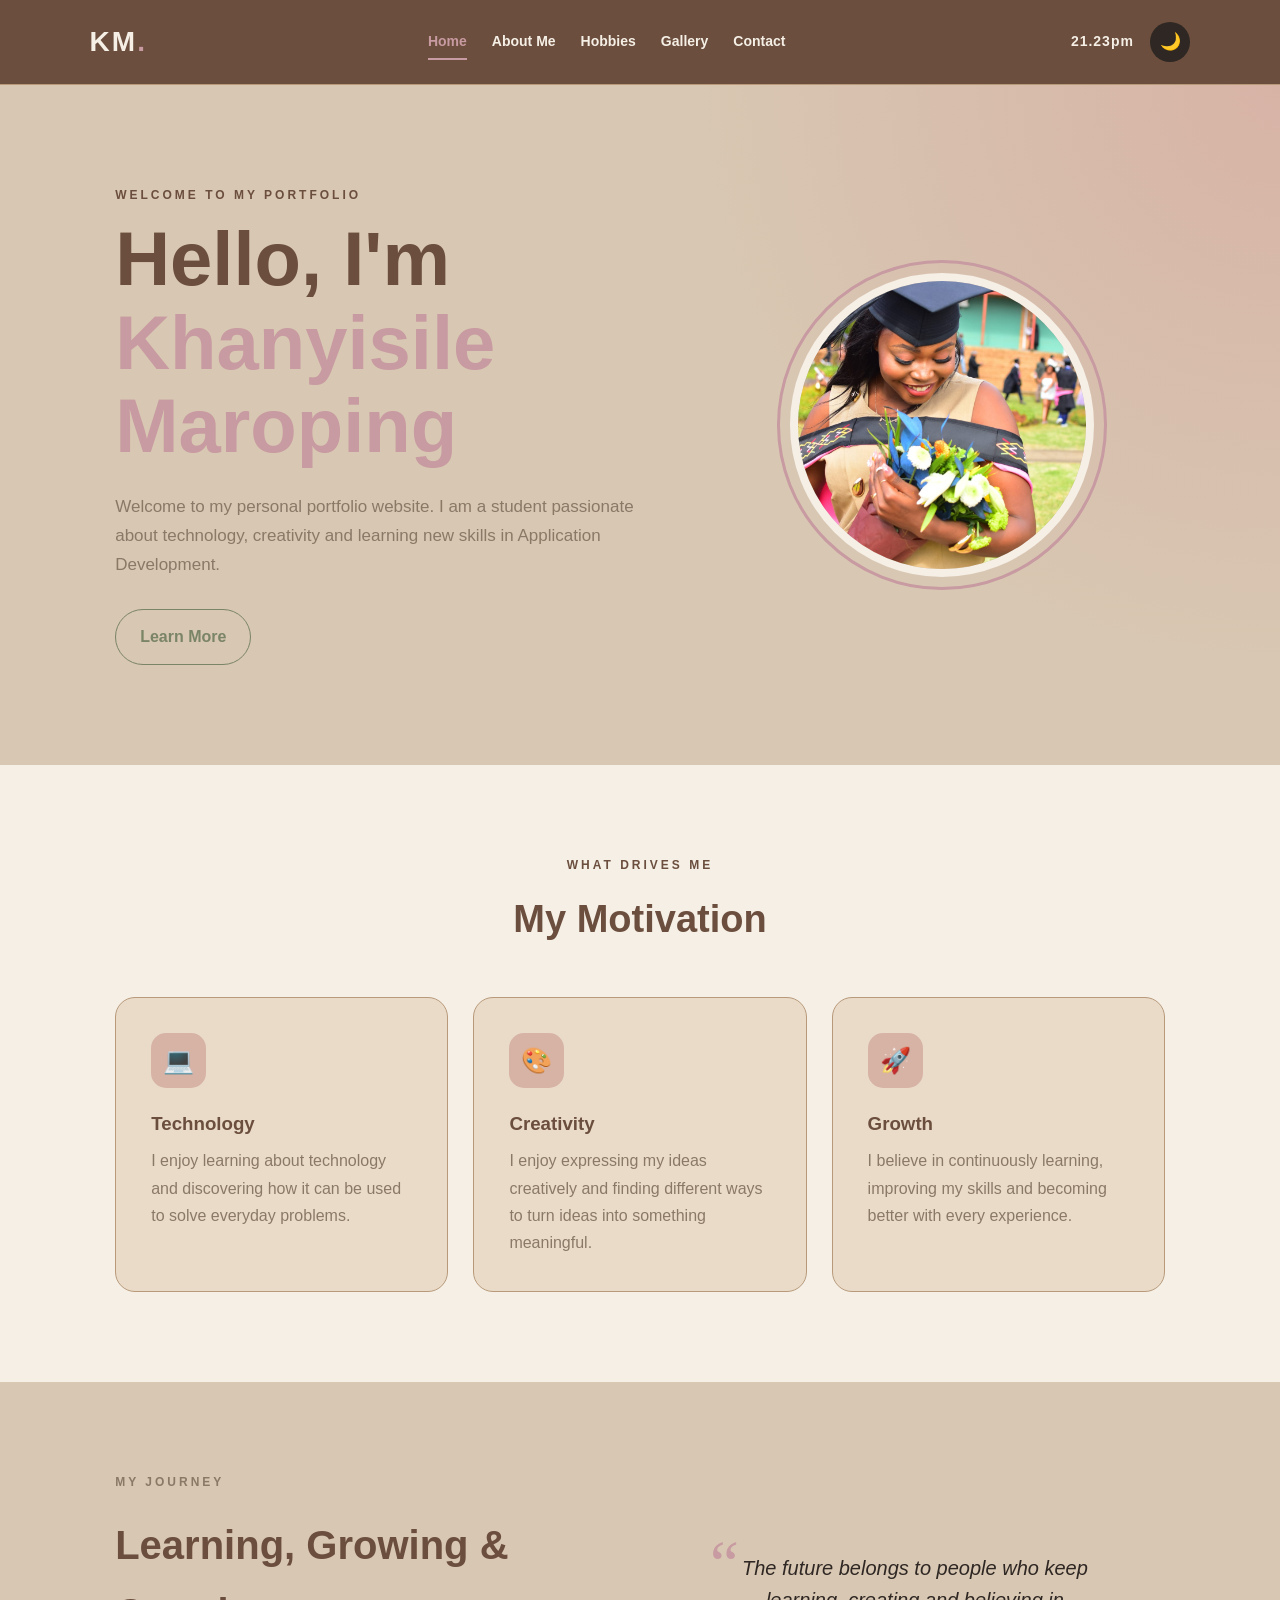
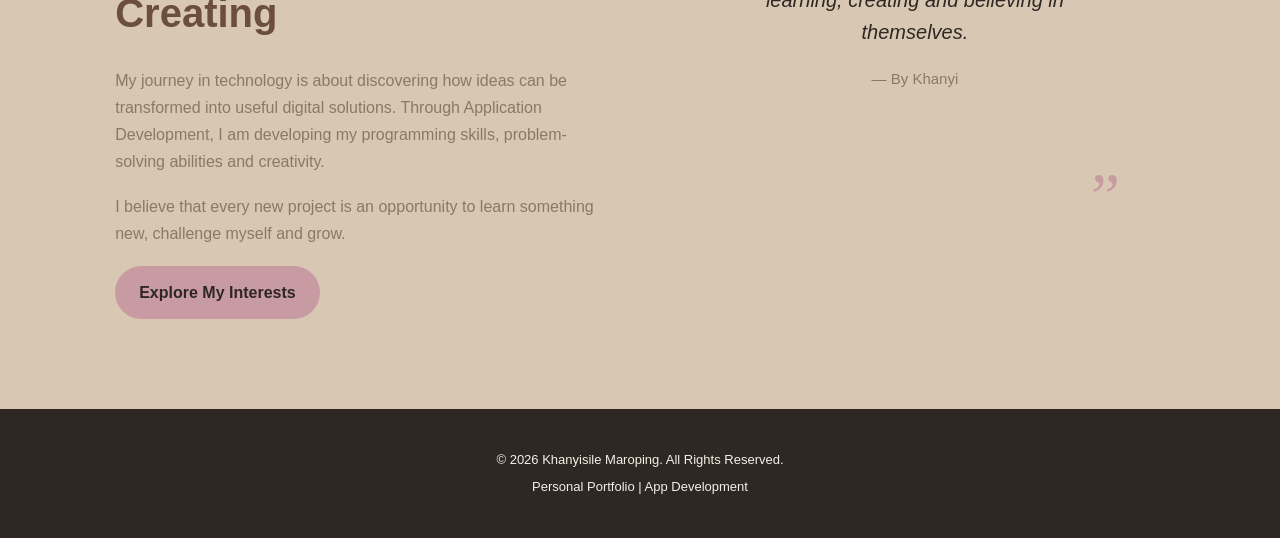
<file: index.html>
<!DOCTYPE html>
<html lang="en">
<head>
    <meta charset="UTF-8">
    <meta name="viewport" content="width=device-width, initial-scale=1.0">
    <title>Khanyisile Maroping | Home</title>
    <link rel="stylesheet" href="style.css">
</head>

<body>

<header class="navbar">
    <div class="logo">KM<span>.</span></div>

    <nav>
        <a href="index.html" class="active">Home</a>
        <a href="about.html">About Me</a>
        <a href="hobbies.html">Hobbies</a>
        <a href="gallery.html">Gallery</a>
        <a href="contact.html">Contact</a>
    </nav>

    <div class="nav-tools">
        <div class="nav-clock" aria-label="Current time">
            <span id="clock">00.00pm</span>
        </div>
        <button id="darkModeBtn" class="dark-btn" type="button">🌙</button>
    </div>
</header>

<main>

    <section class="hero">

        <div class="hero-text">
            <p class="small-title">WELCOME TO MY PORTFOLIO</p>

            <h1>Hello, I'm <span>Khanyisile Maroping</span></h1>

            <p class="intro">
                Welcome to my personal portfolio website. I am a student
                passionate about technology, creativity and learning new
                skills in Application Development.
            </p>

            

                <a href="about.html" class="secondary-btn">
                    Learn More
                </a>
            </div>

        </div>

        <div class="profile-container">
            <div class="profile-ring">
                <img src="images/profile.jpg.jpg"
                     alt="Profile picture of Khanyisile Maroping"
                     class="profile-image">
            </div>
        </div>

    </section>


    <section class="section">

        <div class="section-heading">
            <p class="small-title">WHAT DRIVES ME</p>
            <h2>My Motivation</h2>
        </div>

        <div class="cards">

            <div class="info-card">
                <div class="card-icon">💻</div>
                <h3>Technology</h3>
                <p>
                    I enjoy learning about technology and discovering how it
                    can be used to solve everyday problems.
                </p>
            </div>

            <div class="info-card">
                <div class="card-icon">🎨</div>
                <h3>Creativity</h3>
                <p>
                    I enjoy expressing my ideas creatively and finding
                    different ways to turn ideas into something meaningful.
                </p>
            </div>

            <div class="info-card">
                <div class="card-icon">🚀</div>
                <h3>Growth</h3>
                <p>
                    I believe in continuously learning, improving my skills
                    and becoming better with every experience.
                </p>
            </div>

        </div>

    </section>


    <section class="profile-section">

        <div>
            <p class="small-title">MY JOURNEY</p>
            <h2>Learning, Growing & Creating</h2>

            <p>
                My journey in technology is about discovering how ideas can
                be transformed into useful digital solutions. Through
                Application Development, I am developing my programming
                skills, problem-solving abilities and creativity.
            </p>

            <p>
                I believe that every new project is an opportunity to learn
                something new, challenge myself and grow.
            </p>

            <a href="hobbies.html" class="primary-btn">
                Explore My Interests
            </a>
        </div>

        <div class="quote">
            <span class="quote-mark opening">“</span>
            <p>
                The future belongs to people who keep learning,
                creating and believing in themselves.
            </p>
            <span class="quote-mark closing">”</span>
            <p class="quote-author">— By Khanyi</p>
        </div>

    </section>

</main>


<footer>
    <p>© 2026 Khanyisile Maroping. All Rights Reserved.</p>
    <p>Personal Portfolio | App Development</p>
</footer>

<script src="scripts.js"></script>
</body>
</html>
</file>
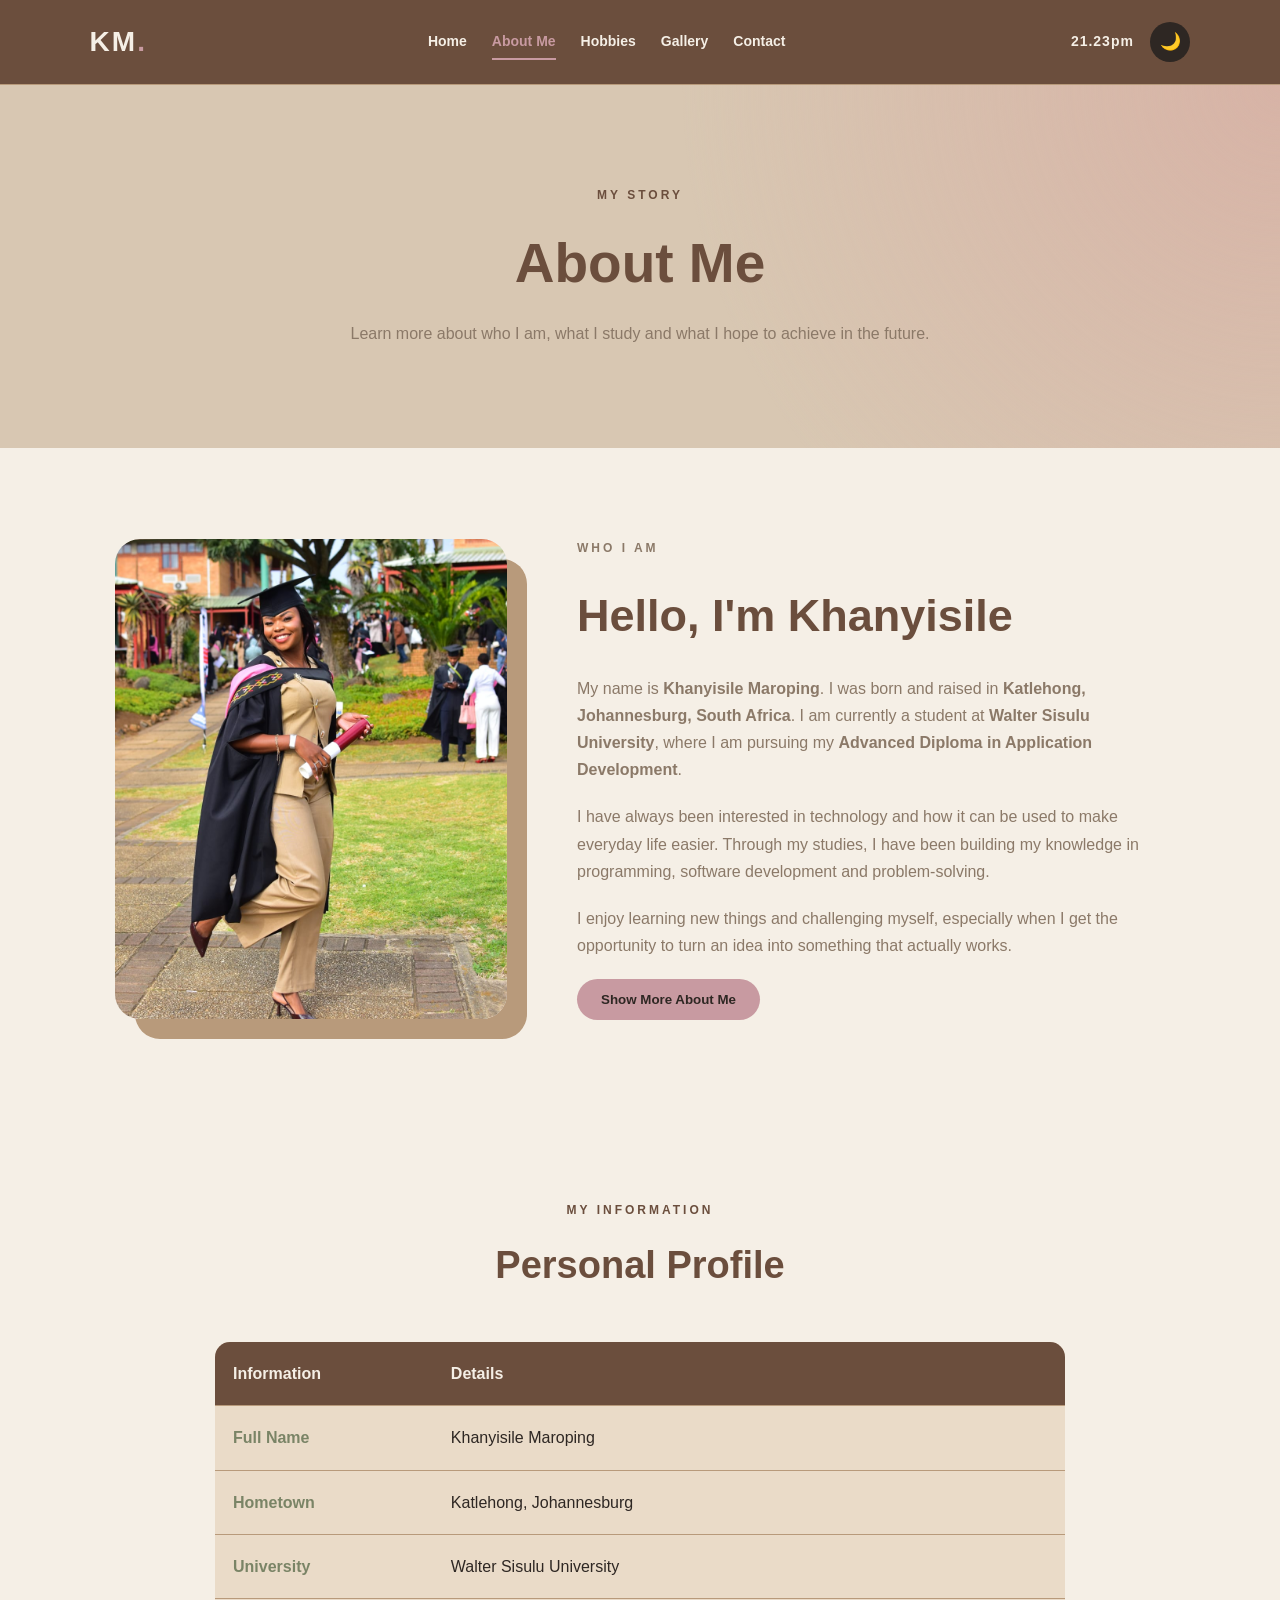
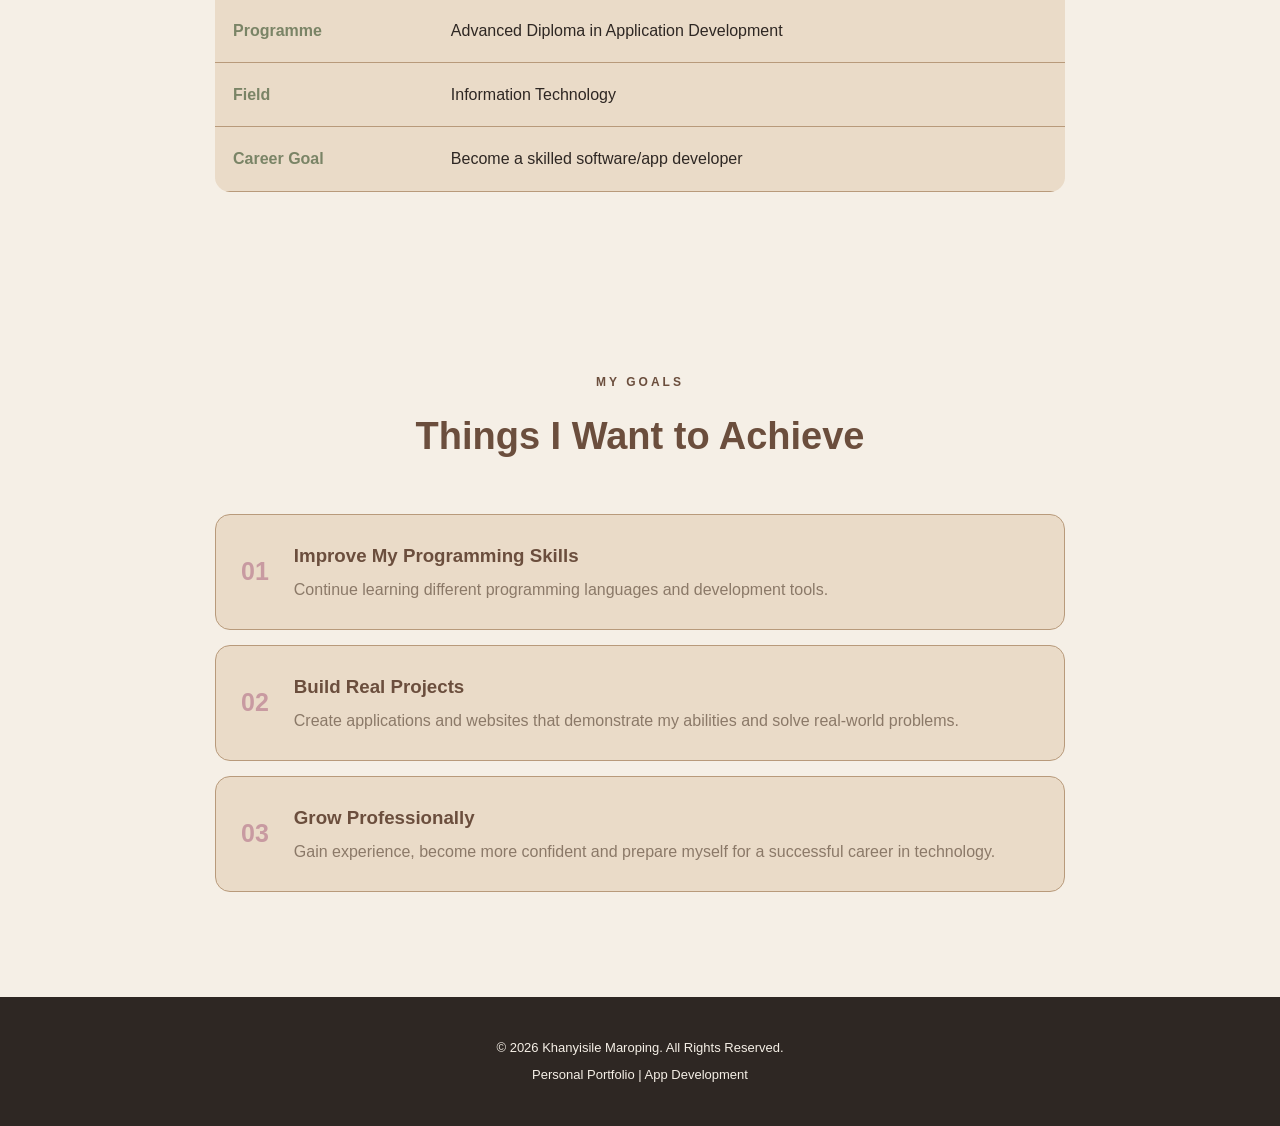
<file: about.html>
<!DOCTYPE html>

<html lang="en">

<head>
    <meta charset="UTF-8">
    <meta name="viewport" content="width=device-width, initial-scale=1.0">

<title>Khanyisile Maroping | About Me</title>

<link rel="stylesheet" href="style.css">

</head>

<body>

<header class="navbar">

<div class="logo">KM<span>.</span></div>

<nav>
    <a href="index.html">Home</a>
    <a href="about.html" class="active">About Me</a>
    <a href="hobbies.html">Hobbies</a>
    <a href="gallery.html">Gallery</a>
    <a href="contact.html">Contact</a>
</nav>

<div class="nav-tools">
    <div class="nav-clock" aria-label="Current time">
        <span id="clock">00.00pm</span>
    </div>
    <button type="button" id="darkModeBtn" class="dark-btn">🌙</button>
</div>

</header>

<main>

<!-- PAGE HEADER -->

<section class="page-header">

    <p class="small-title">MY STORY</p>

    <h1>About Me</h1>

    <p>
        Learn more about who I am, what I study and what I hope
        to achieve in the future.
    </p>

</section>


<!-- ABOUT ME -->

<section class="about-grid">

    <div class="about-image">

        <img src="images/photo1.jpg"
             alt="Khanyisile personal photograph">

    </div>


    <div class="about-content">

        <p class="small-title">WHO I AM</p>

        <h2>Hello, I'm Khanyisile</h2>

        <p>
            My name is <strong>Khanyisile Maroping</strong>. I was born
            and raised in <strong>Katlehong, Johannesburg, South Africa</strong>.
            I am currently a student at
            <strong>Walter Sisulu University</strong>, where I am pursuing
            my <strong>Advanced Diploma in Application Development</strong>.
        </p>

        <p>
            I have always been interested in technology and how it can
            be used to make everyday life easier. Through my studies,
            I have been building my knowledge in programming,
            software development and problem-solving.
        </p>

        <p>
            I enjoy learning new things and challenging myself,
            especially when I get the opportunity to turn an idea
            into something that actually works.
        </p>


        <!-- SHOW MORE BUTTON -->

        <button id="showMoreBtn"
                class="primary-btn"
                onclick="showMore()">
            Show More About Me
        </button>


        <!-- MORE INFORMATION -->

        <div id="moreInfo" class="hidden-info">

            <p>
                One of my goals is to continue improving my technical
                skills and gain more experience by working on
                real-world projects.
            </p>

            <p>
                I also want to become more confident, creative and
                independent as a developer. For me, being an independent
                developer means being able to take an idea, explore
                different ways of solving a problem, learn from my
                mistakes and work towards a solution on my own.
            </p>

            <p>
                I know that I still have a lot to learn, but I am
                excited about the journey ahead. I want to keep growing,
                gaining experience and becoming a developer who can
                use technology to create useful and meaningful solutions.
            </p>

        </div>

    </div>

</section>


<!-- PERSONAL PROFILE -->

<section class="section">

    <div class="section-heading">

        <p class="small-title">MY INFORMATION</p>

        <h2>Personal Profile</h2>

    </div>


    <div class="table-container">

        <table>

            <tr>
                <th>Information</th>
                <th>Details</th>
            </tr>

            <tr>
                <td>Full Name</td>
                <td>Khanyisile Maroping</td>
            </tr>

            <tr>
                <td>Hometown</td>
                <td>Katlehong, Johannesburg</td>
            </tr>

            <tr>
                <td>University</td>
                <td>Walter Sisulu University</td>
            </tr>

            <tr>
                <td>Programme</td>
                <td>Advanced Diploma in Application Development</td>
            </tr>

            <tr>
                <td>Field</td>
                <td>Information Technology</td>
            </tr>

            <tr>
                <td>Career Goal</td>
                <td>Become a skilled software/app developer</td>
            </tr>

        </table>

    </div>

</section>


<!-- MY GOALS -->

<section class="section">

    <div class="section-heading">

        <p class="small-title">MY GOALS</p>

        <h2>Things I Want to Achieve</h2>

    </div>


    <div class="goal-list">

        <div class="goal-item">

            <span>01</span>

            <div>

                <h3>Improve My Programming Skills</h3>

                <p>
                    Continue learning different programming languages
                    and development tools.
                </p>

            </div>

        </div>


        <div class="goal-item">

            <span>02</span>

            <div>

                <h3>Build Real Projects</h3>

                <p>
                    Create applications and websites that demonstrate
                    my abilities and solve real-world problems.
                </p>

            </div>

        </div>


        <div class="goal-item">

            <span>03</span>

            <div>

                <h3>Grow Professionally</h3>

                <p>
                    Gain experience, become more confident and prepare
                    myself for a successful career in technology.
                </p>

            </div>

        </div>

    </div>

</section>

</main>

<!-- FOOTER -->

<footer>

<p>© 2026 Khanyisile Maroping. All Rights Reserved.</p>

<p>Personal Portfolio | App Development</p>

</footer>

<script src="scripts.js"></script>

</body>
</html>
</file>
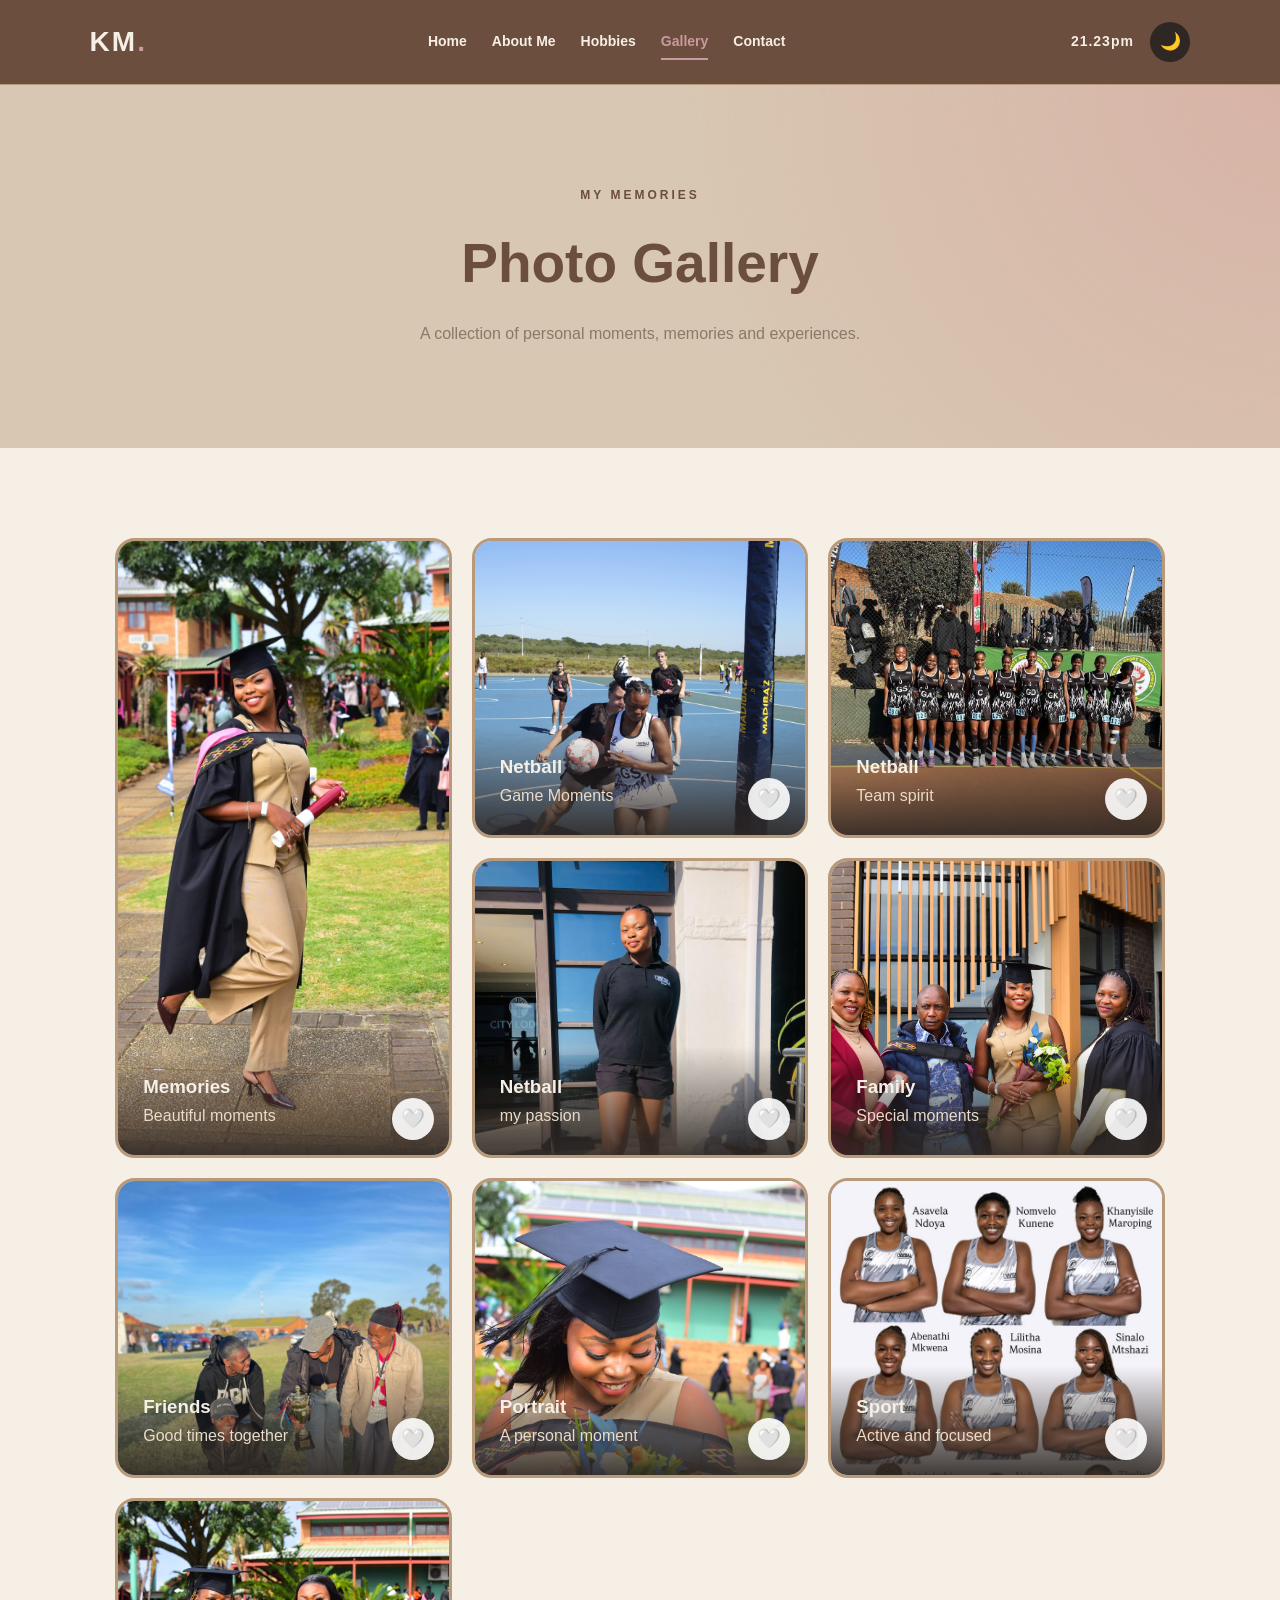
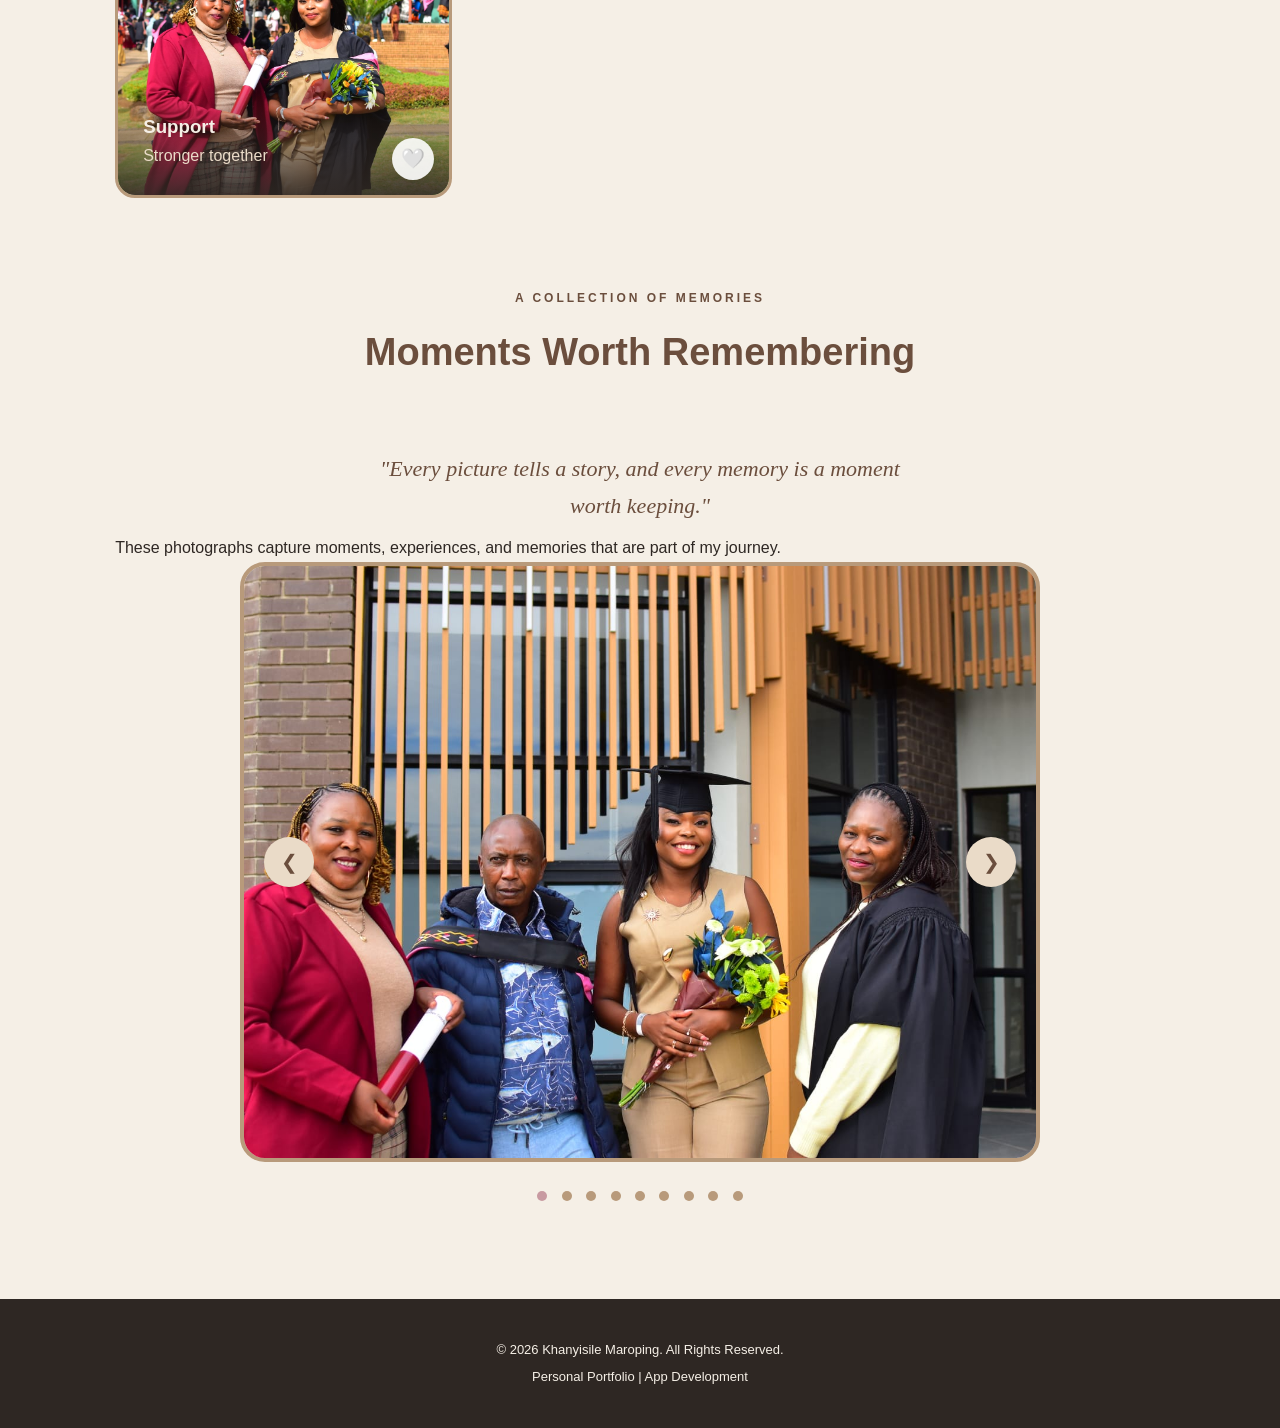
<file: gallery.html>
<!DOCTYPE html>
<html lang="en">

<head>

    <meta charset="UTF-8">

    <meta name="viewport"
          content="width=device-width, initial-scale=1.0">

    <title>Khanyisile Maroping | Gallery</title>

    <link rel="stylesheet" href="style.css">

</head>


<body>


<header class="navbar">

    <div class="logo">KM<span>.</span></div>

    <nav>

        <a href="index.html">Home</a>

        <a href="about.html">About Me</a>

        <a href="hobbies.html">Hobbies</a>

        <a href="gallery.html" class="active">Gallery</a>

        <a href="contact.html">Contact</a>

    </nav>

    <div class="nav-tools">
        <div class="nav-clock" aria-label="Current time">
            <span id="clock">00.00pm</span>
        </div>
        <button id="darkModeBtn" class="dark-btn" type="button">🌙</button>
    </div>

</header>


<main>


    <section class="page-header">

        <p class="small-title">MY MEMORIES</p>

        <h1>Photo Gallery</h1>

        <p>
            A collection of personal moments, memories and
            experiences.
        </p>

    </section>


    <section class="gallery">

        <div class="gallery-item">

            <button class="gallery-like" type="button" aria-label="Like photo">
                <span class="heart">🤍</span>
            </button>

            <img src="images/photo1.jpg"
                 alt="Personal photograph">

            <div class="gallery-overlay">
                <h3>Memories</h3>
                <p>Beautiful moments</p>
            </div>

        </div>


        <div class="gallery-item">

            <button class="gallery-like" type="button" aria-label="Like photo">
                <span class="heart">🤍</span>
            </button>

            <img src="images/netball1.JPG"
                 alt="Khanyisile playing netball">

            <div class="gallery-overlay">
                <h3>Netball</h3>
                <p>Game Moments </p>
            </div>

        </div>


        <div class="gallery-item">

            <button class="gallery-like" type="button" aria-label="Like photo">
                <span class="heart">🤍</span>
            </button>

            <img src="images/netball2.jpg"
                 alt="Khanyisile during a netball game">

            <div class="gallery-overlay">
                <h3>Netball</h3>
                <p>Team spirit</p>
            </div>

        </div>


        <div class="gallery-item">

            <button class="gallery-like" type="button" aria-label="Like photo">
                <span class="heart">🤍</span>
            </button>

            <img src="images/netball3.jpg"
                 alt="Khanyisile and her teammates">

            <div class="gallery-overlay">
                <h3>Netball</h3>
                <p>my passion</p>
            </div>

        </div>


        <div class="gallery-item">

            <button class="gallery-like" type="button" aria-label="Like photo">
                <span class="heart">🤍</span>
            </button>

            <img src="images/family.jpeg"
                 alt="Khanyisile with family">

            <div class="gallery-overlay">
                <h3>Family</h3>
                <p>Special moments</p>
            </div>

        </div>


        <div class="gallery-item">

            <button class="gallery-like" type="button" aria-label="Like photo">
                <span class="heart">🤍</span>
            </button>

            <img src="images/friends.jpg"
                 alt="Khanyisile with friends">

            <div class="gallery-overlay">
                <h3>Friends</h3>
                <p>Good times together</p>
            </div>

        </div>


        <div class="gallery-item">

            <button class="gallery-like" type="button" aria-label="Like photo">
                <span class="heart">🤍</span>
            </button>

            <img src="images/profile.jpg.jpg"
                 alt="Khanyisile profile photograph">

            <div class="gallery-overlay">
                <h3>Portrait</h3>
                <p>A personal moment</p>
            </div>

        </div>


        <div class="gallery-item">

            <button class="gallery-like" type="button" aria-label="Like photo">
                <span class="heart">🤍</span>
            </button>

            <img src="images/sport.jpeg"
                 alt="Khanyisile enjoying sport">

            <div class="gallery-overlay">
                <h3>Sport</h3>
                <p>Active and focused</p>
            </div>

        </div>


        <div class="gallery-item">

            <button class="gallery-like" type="button" aria-label="Like photo">
                <span class="heart">🤍</span>
            </button>

            <img src="images/support.jpeg"
                 alt="Support and team spirit">

            <div class="gallery-overlay">
                <h3>Support</h3>
                <p>Stronger together</p>
            </div>

        </div>


    </section>


    <section class="slideshow-section">

        <div class="section-heading">

            <p class="small-title">A COLLECTION OF MEMORIES</p>

            <h2>Moments Worth Remembering</h2>

        </div>

        <div class="gallery-quote">

            <p class="quote">
                "Every picture tells a story, and every memory
                is a moment worth keeping."
            </p>

            <p class="quote-text">
                These photographs capture moments, experiences,
                and memories that are part of my journey.
            </p>

        </div>

        <div class="slideshow" aria-label="Photo slideshow">

            <img id="slideImage"
                 src="images/family.jpeg"
                 alt="Gallery slideshow photo">

            <button class="slide-btn left"
                    type="button"
                    aria-label="Previous photo"
                    onclick="previousSlide()">&#10094;</button>

            <button class="slide-btn right"
                    type="button"
                    aria-label="Next photo"
                    onclick="nextSlide()">&#10095;</button>

        </div>

        <div class="slide-dots" aria-label="Choose slideshow photo">
            <button class="dot" type="button" data-slide="0" aria-label="Show photo 1"></button>
            <button class="dot" type="button" data-slide="1" aria-label="Show photo 2"></button>
            <button class="dot" type="button" data-slide="2" aria-label="Show photo 3"></button>
            <button class="dot" type="button" data-slide="3" aria-label="Show photo 4"></button>
            <button class="dot" type="button" data-slide="4" aria-label="Show photo 5"></button>
            <button class="dot" type="button" data-slide="5" aria-label="Show photo 6"></button>
            <button class="dot" type="button" data-slide="6" aria-label="Show photo 7"></button>
            <button class="dot" type="button" data-slide="7" aria-label="Show photo 8"></button>
            <button class="dot" type="button" data-slide="8" aria-label="Show photo 9"></button>
        </div>

    </section>


</main>


<footer>

    <p>© 2026 Khanyisile Maroping. All Rights Reserved.</p>

    <p>Personal Portfolio | App Development</p>

</footer>


<script src="scripts.js"></script>
</body>
</html>
</file>
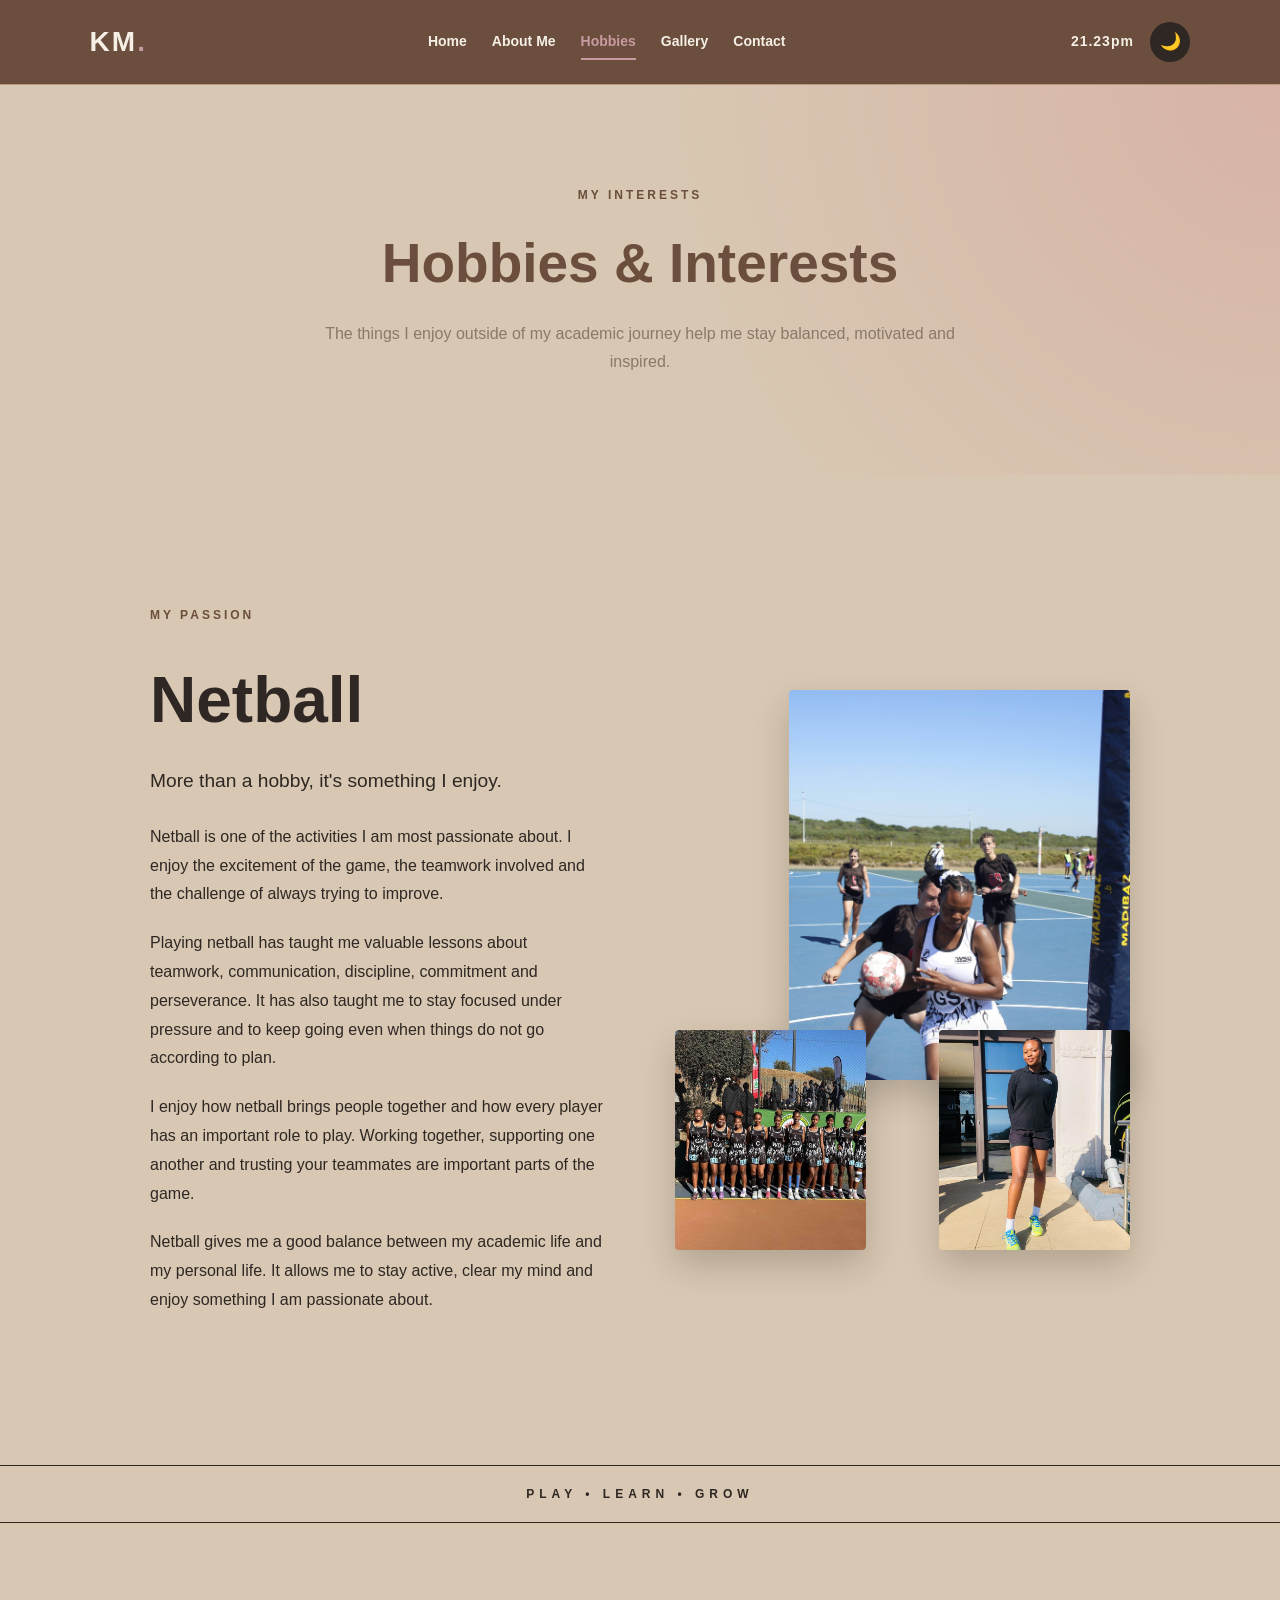
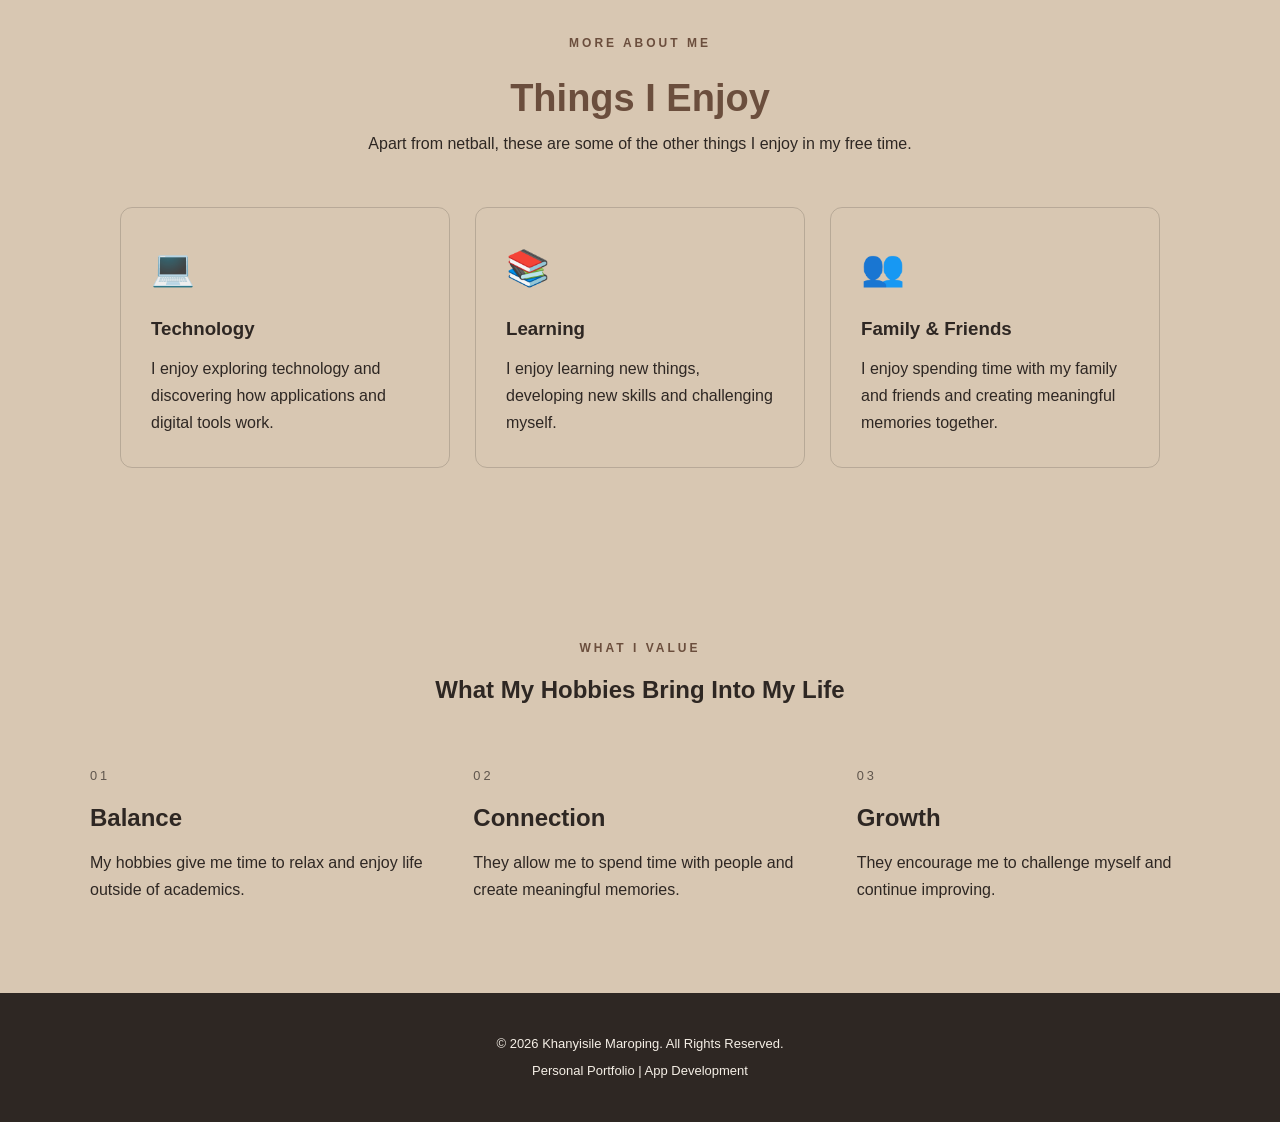
<file: hobbies.html>
<!DOCTYPE html>
<html lang="en">
<head>

    <meta charset="UTF-8">

    <meta name="viewport"
          content="width=device-width, initial-scale=1.0">

    <title>Khanyisile Maroping | Hobbies</title>

    <link rel="stylesheet" href="style.css">

</head>

<body>


<header class="navbar">

    <div class="logo">KM<span>.</span></div>

    <nav>

        <a href="index.html">Home</a>

        <a href="about.html">About Me</a>

        <a href="hobbies.html" class="active">Hobbies</a>

        <a href="gallery.html">Gallery</a>

        <a href="contact.html">Contact</a>

    </nav>

    <div class="nav-tools">

        <div class="nav-clock" aria-label="Current time">
            <span id="clock">00.00pm</span>
        </div>

        <button id="darkModeBtn"
                class="dark-btn"
                type="button">
            🌙
        </button>

    </div>

</header>


<main>


    <!-- PAGE INTRODUCTION -->

    <section class="page-header">

        <p class="small-title">MY INTERESTS</p>

        <h1>Hobbies & Interests</h1>

        <p>
            The things I enjoy outside of my academic journey
            help me stay balanced, motivated and inspired.
        </p>

    </section>



    <!-- MAIN PASSION SECTION -->

    <section class="passion-section">


        <!-- LEFT SIDE -->

        <div class="passion-content">

            <p class="small-title">MY PASSION</p>

            <h2>Netball</h2>

            <h3>
                More than a hobby, it's something I enjoy.
            </h3>

            <p>
                Netball is one of the activities I am most
                passionate about. I enjoy the excitement of
                the game, the teamwork involved and the
                challenge of always trying to improve.
            </p>

            <p>
                Playing netball has taught me valuable lessons
                about teamwork, communication, discipline,
                commitment and perseverance. It has also taught
                me to stay focused under pressure and to keep
                going even when things do not go according to plan.
            </p>

            <p>
                I enjoy how netball brings people together and
                how every player has an important role to play.
                Working together, supporting one another and
                trusting your teammates are important parts of
                the game.
            </p>

            <p>
                Netball gives me a good balance between my
                academic life and my personal life. It allows
                me to stay active, clear my mind and enjoy
                something I am passionate about.
            </p>

        </div>


        <!-- RIGHT SIDE: THREE PHOTOS -->

        <div class="passion-gallery">


            <div class="passion-photo photo-large">

                <img src="images/netball1.JPG"
                     alt="Khanyisile playing netball">

            </div>


            <div class="passion-photo photo-small photo-two">

                <img src="images/netball2.jpg"
                     alt="Khanyisile during a netball game">

            </div>


            <div class="passion-photo photo-small photo-three">

                <img src="images/netball3.jpg"
                     alt="Khanyisile and her teammates">

            </div>


        </div>


    </section>



    <!-- SMALL DECORATIVE DIVIDER -->

    <div class="hobby-divider">

        <span>PLAY • LEARN • GROW</span>

    </div>



    <!-- OTHER HOBBIES -->

    <section class="other-hobbies">

        <div class="section-heading">

            <p class="small-title">MORE ABOUT ME</p>

            <h2>Things I Enjoy</h2>

            <p>
                Apart from netball, these are some of the
                other things I enjoy in my free time.
            </p>

        </div>


        <div class="simple-hobbies">


            <!-- TECHNOLOGY -->

            <div class="simple-hobby">

                <div class="hobby-icon">💻</div>

                <div>

                    <h3>Technology</h3>

                    <p>
                        I enjoy exploring technology and
                        discovering how applications and
                        digital tools work.
                    </p>

                </div>

            </div>


            <!-- LEARNING -->

            <div class="simple-hobby">

                <div class="hobby-icon">📚</div>

                <div>

                    <h3>Learning</h3>

                    <p>
                        I enjoy learning new things,
                        developing new skills and
                        challenging myself.
                    </p>

                </div>

            </div>


            <!-- FAMILY AND FRIENDS -->

            <div class="simple-hobby">

                <div class="hobby-icon">👥</div>

                <div>

                    <h3>Family & Friends</h3>

                    <p>
                        I enjoy spending time with my
                        family and friends and creating
                        meaningful memories together.
                    </p>

                </div>

            </div>


        </div>

    </section>



    <!-- WHAT HOBBIES GIVE ME -->

    <section class="hobby-values">

        <p class="small-title">WHAT I VALUE</p>

        <h2>What My Hobbies Bring Into My Life</h2>


        <div class="values-list">

            <div>
                <span>01</span>
                <h3>Balance</h3>
                <p>
                    My hobbies give me time to relax
                    and enjoy life outside of academics.
                </p>
            </div>


            <div>
                <span>02</span>
                <h3>Connection</h3>
                <p>
                    They allow me to spend time with
                    people and create meaningful memories.
                </p>
            </div>


            <div>
                <span>03</span>
                <h3>Growth</h3>
                <p>
                    They encourage me to challenge
                    myself and continue improving.
                </p>
            </div>

        </div>

    </section>

</main>


<footer>

    <p>© 2026 Khanyisile Maroping. All Rights Reserved.</p>

    <p>Personal Portfolio | App Development</p>

</footer>


<script src="scripts.js"></script>

</body>
</html>
</file>
<file: style.css>
/* =========================================
   KHANYISILE MAROPING PORTFOLIO
   MAIN CSS FILE
   VELVET BEIGE + DUSTY ROSE THEME
========================================= */

/* ---------- COLOUR PALETTE ---------- */

:root {

    --velvet-beige: #D8C7B2;

    --dusty-rose: #C89AA1;

    --mocha-brown: #6B4E3D;

    --cream-latte: #EADBC8;

    --soft-olive: #7A8466;

    --cocoa-sand: #B89A7B;

    --warm-taupe: #8B7968;

    --midnight-espresso: #2E2723;

    --blush-nude: #D7B3A6;

    --ivory-glow: #F5EFE6;
}


/* ---------- GENERAL ---------- */

* {
    margin: 0;
    padding: 0;
    box-sizing: border-box;
}

html {
    scroll-behavior: smooth;
}

body {
    font-family: "Segoe UI", Arial, sans-serif;
    background: var(--velvet-beige);
    color: var(--midnight-espresso);
    line-height: 1.7;
    transition: background 0.3s ease, color 0.3s ease;
}

a {
    text-decoration: none;
    color: inherit;
}

img {
    max-width: 100%;
    display: block;
}

button {
    font-family: inherit;
    cursor: pointer;
}


/* ---------- NAVIGATION ---------- */

.navbar {
    width: 100%;
    padding: 18px 7%;
    display: flex;
    align-items: center;
    justify-content: space-between;
    background: var(--mocha-brown);
    border-bottom: 1px solid var(--cocoa-sand);
    position: sticky;
    top: 0;
    z-index: 1000;
}

.logo {
    font-size: 28px;
    font-weight: 800;
    letter-spacing: 2px;
    color: var(--ivory-glow);
}

.logo span {
    color: var(--dusty-rose);
}

nav {
    display: flex;
    gap: 25px;
}

nav a {
    font-size: 14px;
    font-weight: 600;
    color: var(--ivory-glow);
    position: relative;
    transition: 0.3s;
}

nav a:hover,
nav a.active {
    color: var(--dusty-rose);
}

nav a::after {
    content: "";
    position: absolute;
    width: 0;
    height: 2px;
    background: var(--dusty-rose);
    bottom: -6px;
    left: 0;
    transition: 0.3s;
}

nav a:hover::after,
nav a.active::after {
    width: 100%;
}


/* ---------- NAVIGATION TOOLS ---------- */

.nav-tools {
    display: flex;
    align-items: center;
    gap: 12px;
}

.nav-clock {
    min-width: 72px;
    color: var(--ivory-glow);
    font-size: 14px;
    font-weight: 700;
    letter-spacing: 1px;
    text-align: center;
}


/* ---------- DARK MODE BUTTON ---------- */

.dark-btn {
    border: none;
    background: var(--midnight-espresso);
    color: var(--ivory-glow);
    width: 40px;
    height: 40px;
    border-radius: 50%;
    font-size: 17px;
    transition: 0.3s;
}

.dark-btn:hover {
    background: var(--dusty-rose);
    color: var(--midnight-espresso);
}


/* ---------- HERO ---------- */

.hero {
    min-height: 680px;
    padding: 80px 9%;
    display: grid;
    grid-template-columns: 1.1fr 0.9fr;
    align-items: center;
    gap: 60px;
    background:
        radial-gradient(
            circle at top right,
            var(--blush-nude),
            transparent 40%
        ),
        var(--velvet-beige);
}

.small-title {
    color: var(--mocha-brown);
    font-size: 12px;
    font-weight: 800;
    letter-spacing: 3px;
    margin-bottom: 12px;
}

.hero h1 {
    font-size: clamp(42px, 6vw, 76px);
    line-height: 1.1;
    margin-bottom: 25px;
    color: var(--mocha-brown);
}

.hero h1 span {
    color: var(--dusty-rose);
}

.intro {
    max-width: 620px;
    color: var(--warm-taupe);
    font-size: 17px;
    margin-bottom: 30px;
}

.buttons {
    display: flex;
    align-items: center;
    gap: 15px;
    flex-wrap: wrap;
}


/* ---------- BUTTONS ---------- */

.primary-btn,
.secondary-btn {
    display: inline-block;
    padding: 13px 24px;
    border-radius: 30px;
    font-weight: 700;
    transition: 0.3s;
}

.primary-btn {
    background: var(--dusty-rose);
    color: var(--midnight-espresso);
    border: none;
}

.primary-btn:hover {
    background: var(--blush-nude);
    transform: translateY(-3px);
}

.secondary-btn {
    border: 1px solid var(--soft-olive);
    color: var(--soft-olive);
    background: transparent;
}

.secondary-btn:hover {
    background: var(--soft-olive);
    color: var(--ivory-glow);
}


/* ---------- CLOCK ---------- */

.clock-box {
    margin-top: 35px;
    padding: 15px 20px;
    width: 180px;
    background: var(--cream-latte);
    border-radius: 15px;
    box-shadow: 0 10px 30px rgba(46, 39, 35, 0.12);
    border: 1px solid var(--cocoa-sand);
}

.clock-box p {
    font-size: 12px;
    color: var(--warm-taupe);
}

.clock-box h3 {
    color: var(--mocha-brown);
    letter-spacing: 2px;
}


/* ---------- PROFILE IMAGE ---------- */

.profile-container {
    display: flex;
    align-items: center;
    justify-content: center;
    flex-direction: column;
}

.profile-ring {
    width: 330px;
    height: 330px;
    padding: 10px;
    border: 3px solid var(--dusty-rose);
    border-radius: 50%;
    animation: floatImage 4s ease-in-out infinite;
}

.profile-image {
    width: 100%;
    height: 100%;
    object-fit: cover;
    border-radius: 50%;
    border: 8px solid var(--ivory-glow);
}

.profile-badge {
    margin-top: -25px;
    background: var(--cream-latte);
    padding: 12px 22px;
    border-radius: 30px;
    box-shadow: 0 10px 30px rgba(46, 39, 35, 0.15);
    font-size: 13px;
    font-weight: 700;
}

.profile-badge span {
    color: var(--soft-olive);
}


/* ---------- SECTIONS ---------- */

.section {
    padding: 90px 9%;
    background: var(--ivory-glow);
}

.section-heading {
    text-align: center;
    margin-bottom: 45px;
}

.section-heading h2 {
    font-size: 38px;
    color: var(--mocha-brown);
}


/* ---------- CARDS ---------- */

.cards {
    display: grid;
    grid-template-columns: repeat(3, 1fr);
    gap: 25px;
}

.info-card {
    padding: 35px;
    background: var(--cream-latte);
    border: 1px solid var(--cocoa-sand);
    border-radius: 20px;
    transition: 0.3s;
}

.info-card:hover {
    transform: translateY(-8px);
    box-shadow: 0 15px 35px rgba(46, 39, 35, 0.15);
}

.card-icon {
    width: 55px;
    height: 55px;
    border-radius: 15px;
    display: flex;
    align-items: center;
    justify-content: center;
    background: var(--blush-nude);
    font-size: 25px;
    margin-bottom: 20px;
}

.info-card h3 {
    margin-bottom: 8px;
    color: var(--mocha-brown);
}

.info-card p {
    color: var(--warm-taupe);
}


/* ---------- PROFILE SECTION ---------- */

.profile-section {
    padding: 90px 9%;
    display: grid;
    grid-template-columns: 1fr 1fr;
    gap: 50px;
    background: var(--velvet-beige);
}

.profile-section h2 {
    font-size: 40px;
    margin-bottom: 20px;
    color: var(--mocha-brown);
}

.profile-section p {
    color: var(--warm-taupe);
    margin-bottom: 18px;
}

.quote {
    max-width: 650px;
    margin: 60px auto;
    text-align: center;
    position: relative;
    padding: 20px 70px 10px;
}

.quote p:first-of-type {
    font-size: 20px;
    font-style: italic;
    line-height: 1.6;
    margin: 0;
    color: var(--midnight-espresso);
}

.quote-mark {
    position: absolute;
    font-size: 65px;
    font-family: Georgia, serif;
    line-height: 1;
    color: var(--dusty-rose);
}

.quote-mark.opening {
    top: 0;
    left: 45px;
}

.quote-mark.closing {
    bottom: 30px;
    right: 45px;
}

.quote-author {
    font-size: 15px;
    font-style: normal;
    margin-top: 18px !important;
    color: var(--warm-taupe);
}


/* ---------- PAGE HEADER ---------- */

.page-header {
    padding: 100px 9%;
    text-align: center;
    background:
        radial-gradient(
            circle at top right,
            var(--blush-nude),
            transparent 45%
        ),
        var(--velvet-beige);
}

.page-header h1 {
    font-size: 55px;
    margin-bottom: 10px;
    color: var(--mocha-brown);
}

.page-header > p:last-child {
    color: var(--warm-taupe);
    max-width: 650px;
    margin: auto;
}


/* ---------- ABOUT ---------- */

.about-grid {
    padding: 90px 9%;
    display: grid;
    grid-template-columns: 0.8fr 1.2fr;
    gap: 70px;
    align-items: center;
    background: var(--ivory-glow);
}

.about-image img {
    width: 100%;
    height: 480px;
    object-fit: cover;
    border-radius: 25px;
    box-shadow: 20px 20px 0 var(--cocoa-sand);
}

.about-content h2 {
    font-size: 45px;
    margin-bottom: 20px;
    color: var(--mocha-brown);
}

.about-content p {
    color: var(--warm-taupe);
    margin-bottom: 20px;
}


/* SHOW MORE */

.hidden-info {
    display: none;
    margin-top: 20px;
    padding: 20px;
    background: var(--cream-latte);
    border-radius: 15px;
    border: 1px solid var(--cocoa-sand);
}

.hidden-info.show {
    display: block;
}


/* ---------- TABLE ---------- */

.table-container {
    max-width: 850px;
    margin: auto;
    overflow-x: auto;
}

table {
    width: 100%;
    border-collapse: collapse;
    background: var(--cream-latte);
    border-radius: 15px;
    overflow: hidden;
}

th,
td {
    padding: 18px;
    text-align: left;
    border-bottom: 1px solid var(--cocoa-sand);
}

th {
    background: var(--mocha-brown);
    color: var(--ivory-glow);
}

td:first-child {
    font-weight: 700;
    color: var(--soft-olive);
}


/* ---------- GOALS ---------- */

.goal-list {
    max-width: 850px;
    margin: auto;
}

.goal-item {
    display: flex;
    gap: 25px;
    align-items: center;
    background: var(--cream-latte);
    padding: 25px;
    border-radius: 15px;
    margin-bottom: 15px;
    border: 1px solid var(--cocoa-sand);
}

.goal-item span {
    font-size: 25px;
    font-weight: 800;
    color: var(--dusty-rose);
}

.goal-item h3 {
    margin-bottom: 5px;
    color: var(--mocha-brown);
}

.goal-item p {
    color: var(--warm-taupe);
}


/* =========================================
   HOBBIES PAGE
   ========================================= */


/* ---------- MAIN PASSION SECTION ---------- */

.passion-section {
    max-width: 1100px;
    margin: 70px auto;
    padding: 60px;
    display: grid;
    grid-template-columns: 1fr 1fr;
    gap: 70px;
    align-items: center;
}


/* ---------- PASSION TEXT ---------- */

.passion-content {
    max-width: 520px;
}

.passion-content h2 {
    font-size: 4rem;
    margin: 10px 0;
}

.passion-content h3 {
    font-size: 1.2rem;
    font-weight: normal;
    margin-bottom: 25px;
}

.passion-content p {
    line-height: 1.8;
    margin-bottom: 20px;
}


/* ---------- PHOTO AREA ---------- */

.passion-gallery {
    position: relative;
    min-height: 560px;
}


/* ---------- PHOTO BOX ---------- */

.passion-photo {
    overflow: hidden;
    border-radius: 4px;
    box-shadow: 0 15px 35px rgba(0, 0, 0, 0.18);
}

.passion-photo img {
    width: 100%;
    height: 100%;
    object-fit: cover;
    display: block;
    transition: transform 0.5s ease;
}

.passion-photo:hover img {
    transform: scale(1.05);
}


/* ---------- LARGE PHOTO ---------- */

.photo-large {
    position: absolute;
    top: 0;
    right: 0;
    width: 75%;
    height: 390px;
}


/* ---------- SMALL PHOTOS ---------- */

.photo-small {
    position: absolute;
    width: 42%;
    height: 220px;
    bottom: 0;
}

.photo-two {
    left: 0;
}

.photo-three {
    right: 0;
}


/* ---------- DIVIDER ---------- */

.hobby-divider {
    width: 100%;
    padding: 18px 0;
    margin: 30px 0 70px;
    text-align: center;
    letter-spacing: 5px;
    font-size: 0.75rem;
    font-weight: bold;
    border-top: 1px solid currentColor;
    border-bottom: 1px solid currentColor;
}


/* ---------- OTHER HOBBIES ---------- */

.other-hobbies {
    max-width: 1100px;
    margin: 0 auto;
    padding: 40px 30px 80px;
}

.other-hobbies .section-heading {
    text-align: center;
    margin-bottom: 50px;
}


/* ---------- HOBBY LIST ---------- */

.simple-hobbies {
    display: grid;
    grid-template-columns: repeat(3, 1fr);
    gap: 25px;
}


.simple-hobby {
    padding: 30px;
    border: 1px solid rgba(0, 0, 0, 0.15);
    border-radius: 12px;
    transition: transform 0.3s ease,
                box-shadow 0.3s ease;
}


.simple-hobby:hover {
    transform: translateY(-8px);
    box-shadow: 0 15px 30px rgba(0, 0, 0, 0.12);
}


.simple-hobby .hobby-icon {
    font-size: 2.2rem;
    margin-bottom: 15px;
}


.simple-hobby h3 {
    margin-bottom: 10px;
}


.simple-hobby p {
    line-height: 1.7;
}


/* ---------- HOBBY VALUES ---------- */

.hobby-values {
    padding: 90px 30px;
    text-align: center;
}


.hobby-values h2 {
    margin-bottom: 50px;
}


.values-list {
    max-width: 1100px;
    margin: auto;
    display: grid;
    grid-template-columns: repeat(3, 1fr);
    gap: 50px;
    text-align: left;
}


.values-list span {
    font-size: 0.8rem;
    letter-spacing: 3px;
    opacity: 0.7;
}


.values-list h3 {
    font-size: 1.5rem;
    margin: 10px 0;
}


.values-list p {
    line-height: 1.7;
}


/* =========================================
   MOBILE RESPONSIVE DESIGN
   ========================================= */

@media (max-width: 800px) {

    .passion-section {
        grid-template-columns: 1fr;
        padding: 40px 25px;
        gap: 40px;
    }


    .passion-content h2 {
        font-size: 3rem;
    }


    .passion-gallery {
        min-height: 480px;
    }


    .photo-large {
        width: 75%;
        height: 300px;
    }


    .photo-small {
        height: 180px;
    }


    .simple-hobbies {
        grid-template-columns: 1fr;
    }


    .values-list {
        grid-template-columns: 1fr;
        gap: 35px;
    }

}


@media (max-width: 500px) {

    .passion-section {
        padding: 30px 20px;
    }


    .passion-content h2 {
        font-size: 2.5rem;
    }


    .passion-gallery {
        min-height: 400px;
    }


    .photo-large {
        width: 80%;
        height: 250px;
    }


    .photo-small {
        width: 45%;
        height: 150px;
    }

}


/* ---------- GALLERY ---------- */

.gallery {
    padding: 90px 9%;
    display: grid;
    grid-template-columns: repeat(3, 1fr);
    gap: 20px;
    background: var(--ivory-glow);
}

.gallery-item {
    height: 300px;
    position: relative;
    overflow: hidden;
    border-radius: 20px;
    border: 3px solid var(--cocoa-sand);
}

.gallery-item:first-child {
    grid-row: span 2;
    height: 620px;
}

.gallery-item img {
    width: 100%;
    height: 100%;
    object-fit: cover;
    object-position: center top;
}

.gallery-item:hover img {
    transform: none;
}

.gallery-like {
    position: absolute;
    bottom: 15px;
    right: 15px;
    z-index: 2;
    display: inline-flex;
    align-items: center;
    justify-content: center;
    width: 42px;
    height: 42px;
    padding: 0;
    border: none;
    border-radius: 50%;
    background: rgba(255, 255, 255, 0.9);
    color: var(--midnight-espresso);
    cursor: pointer;
    box-shadow: 0 8px 20px rgba(46, 39, 35, 0.2);
    transition: transform 0.2s ease, background 0.2s ease;
}

.gallery-like:hover {
    transform: scale(1.05);
}

.gallery-like .heart {
    font-size: 1.2rem;
    line-height: 1;
    transition: transform 0.25s ease;
}

.gallery-like.liked {
    background: rgba(255, 255, 255, 0.96);
}

.gallery-like.liked .heart {
    animation: like-pop 0.25s ease;
}

@keyframes like-pop {
    0% {
        transform: scale(1);
    }
    35% {
        transform: scale(1.45);
    }
    100% {
        transform: scale(1);
    }
}

.gallery-overlay {
    position: absolute;
    left: 0;
    right: 0;
    bottom: 0;
    padding: 25px;
    color: var(--ivory-glow);
    background: linear-gradient(
        transparent,
        rgba(46, 39, 35, 0.9)
    );
}

.gallery-overlay p {
    color: var(--cream-latte);
}

.slideshow-section {
    padding: 0 9% 90px;
    background: var(--ivory-glow);
}

.gallery-quote .quote {
    font-family: Georgia, serif;
    font-size: 22px;
    font-style: italic;
    line-height: 1.7;
    color: var(--mocha-brown);
    margin: 0 auto;
    max-width: 700px;
}

.slideshow {
    max-width: 800px;
    aspect-ratio: 4 / 3;
    width: 100%;
    margin: auto;
    position: relative;
    overflow: hidden;
    border-radius: 25px;
    border: 4px solid var(--cocoa-sand);
}

.slideshow img {
    width: 100%;
    height: 100%;
    object-fit: cover;
    object-position: center top;
}

.slide-btn {
    position: absolute;
    top: 50%;
    transform: translateY(-50%);
    width: 50px;
    height: 50px;
    border-radius: 50%;
    border: none;
    background: var(--cream-latte);
    color: var(--mocha-brown);
    font-size: 20px;
    transition: 0.3s;
}

.slide-btn:hover {
    background: var(--dusty-rose);
}

.slide-btn.left {
    left: 20px;
}

.slide-btn.right {
    right: 20px;
}

.slide-dots {
    text-align: center;
    margin-top: 20px;
}

.dot {
    display: inline-block;
    width: 10px;
    height: 10px;
    padding: 0;
    border: none;
    background: var(--cocoa-sand);
    border-radius: 50%;
    margin: 5px;
    cursor: pointer;
}

.active-dot {
    background: var(--dusty-rose);
}


/* ---------- CONTACT ---------- */

.contact-container {
    padding: 90px 9%;
    display: grid;
    grid-template-columns: 1fr 1fr;
    gap: 60px;
    background: var(--ivory-glow);
}

.contact-info h2 {
    font-size: 45px;
    margin-bottom: 20px;
    color: var(--mocha-brown);
}

.contact-info > p {
    color: var(--warm-taupe);
    margin-bottom: 30px;
}

.contact-detail {
    display: flex;
    gap: 20px;
    align-items: center;
    margin-bottom: 25px;
}

.contact-detail > span {
    width: 50px;
    height: 50px;
    background: var(--blush-nude);
    display: flex;
    justify-content: center;
    align-items: center;
    border-radius: 15px;
}

.contact-detail p {
    color: var(--warm-taupe);
}

.contact-form-box {
    background: var(--cream-latte);
    padding: 40px;
    border-radius: 25px;
    box-shadow: 0 15px 40px rgba(46, 39, 35, 0.12);
    border: 1px solid var(--cocoa-sand);
}

.form-group {
    margin-bottom: 20px;
}

.form-group label {
    display: block;
    font-weight: 700;
    margin-bottom: 7px;
    color: var(--mocha-brown);
}

.form-group input,
.form-group textarea {
    width: 100%;
    padding: 14px;
    border: 1px solid var(--cocoa-sand);
    border-radius: 10px;
    font-family: inherit;
    outline: none;
    transition: 0.3s;
    background: var(--ivory-glow);
    color: var(--midnight-espresso);
}

.form-group input:focus,
.form-group textarea:focus {
    border-color: var(--dusty-rose);
    box-shadow: 0 0 0 3px rgba(200, 154, 161, 0.25);
}

#formMessage {
    margin-top: 15px;
    font-weight: 600;
}


/* ---------- FOOTER ---------- */

footer {
    padding: 35px 9%;
    background: var(--midnight-espresso);
    color: var(--ivory-glow);
    text-align: center;
}

footer p {
    font-size: 13px;
    margin: 5px;
}


/* ---------- ANIMATION ---------- */

@keyframes floatImage {

    0% {
        transform: translateY(0);
    }

    50% {
        transform: translateY(-15px);
    }

    100% {
        transform: translateY(0);
    }

}


/* =========================================
   DARK MODE - ALL PAGES
========================================= */

body.dark-mode {
    background: var(--midnight-espresso);
    color: var(--ivory-glow);
}


/* Navigation */

body.dark-mode .navbar {
    background: #241D19;
}

body.dark-mode .navbar a {
    color: var(--ivory-glow);
}

body.dark-mode .navbar a:hover,
body.dark-mode .navbar a.active {
    color: var(--dusty-rose);
}


/* Main page sections */

body.dark-mode .hero,
body.dark-mode .page-header,
body.dark-mode .about-grid,
body.dark-mode .section,
body.dark-mode .profile-section,
body.dark-mode .hobby-grid,
body.dark-mode .gallery,
body.dark-mode .slideshow-section,
body.dark-mode .contact-container {
    background: var(--midnight-espresso);
}

body.dark-mode .profile-section p,
body.dark-mode .profile-section h2,
body.dark-mode .quote-card p,
body.dark-mode .quote-card strong {
    color: var(--ivory-glow);
}

body.dark-mode .quote-card {
    background: #2D2623;
}

body.dark-mode .quote-mark {
    color: var(--dusty-rose);
}


/* Headings */

body.dark-mode h1,
body.dark-mode h2,
body.dark-mode h3 {
    color: var(--ivory-glow);
}


/* Paragraphs */

body.dark-mode p {
    color: var(--velvet-beige);
}


/* Cards */

body.dark-mode .info-card,
body.dark-mode .hobby-card,
body.dark-mode .goal-item,
body.dark-mode .contact-form-box,
body.dark-mode .clock-box,
body.dark-mode .interest-list,
body.dark-mode .hidden-info {
    background: var(--mocha-brown);
    color: var(--ivory-glow);
    border-color: var(--cocoa-sand);
}


/* Table */

body.dark-mode table {
    background: var(--mocha-brown);
    color: var(--ivory-glow);
}

body.dark-mode th {
    background: #241D19;
    color: var(--ivory-glow);
}

body.dark-mode td {
    color: var(--ivory-glow);
    border-color: var(--cocoa-sand);
}


/* Gallery */

body.dark-mode .gallery {
    background: var(--midnight-espresso);
}

body.dark-mode .gallery-item {
    border-color: var(--cocoa-sand);
}


/* Section Headings */

body.dark-mode .section-heading {
    border-bottom: 1px solid var(--cocoa-sand);
    padding-bottom: 20px;
}


/* Contact form */

body.dark-mode .form-group input,
body.dark-mode .form-group textarea {
    background: #3A302A;
    color: var(--ivory-glow);
    border-color: var(--cocoa-sand);
}


/* Dark mode button */

body.dark-mode .dark-btn {
    background: var(--ivory-glow);
    color: var(--midnight-espresso);
}


/* Footer */

body.dark-mode footer {
    background: #171310;
}


/* ---------- RESPONSIVE ---------- */

@media (max-width: 900px) {

    .navbar {
        flex-wrap: wrap;
        gap: 15px;
    }

    nav {
        order: 3;
        width: 100%;
        justify-content: center;
        flex-wrap: wrap;
        gap: 15px;
    }

    .hero,
    .about-grid,
    .profile-section,
    .contact-container {
        grid-template-columns: 1fr;
    }

    .hero {
        text-align: center;
    }

    .intro {
        margin-left: auto;
        margin-right: auto;
    }

    .buttons {
        justify-content: center;
    }

    .cards,
    .hobby-grid {
        grid-template-columns: 1fr 1fr;
    }

    .gallery {
        grid-template-columns: 1fr 1fr;
    }

    .gallery-item:first-child {
        grid-row: auto;
        height: 300px;
    }

}


@media (max-width: 600px) {

    .navbar {
        padding: 15px 5%;
    }

    .hero,
    .section,
    .about-grid,
    .profile-section,
    .hobby-grid,
    .gallery,
    .contact-container {
        padding-left: 5%;
        padding-right: 5%;
    }

    .profile-ring {
        width: 250px;
        height: 250px;
    }

    .hero h1 {
        font-size: 42px;
    }

    .page-header h1 {
        font-size: 42px;
    }

    .section-heading h2,
    .profile-section h2,
    .about-content h2,
    .contact-info h2 {
        font-size: 32px;
    }

    .cards,
    .hobby-grid,
    .gallery {
        grid-template-columns: 1fr;
    }

    .slideshow {
        aspect-ratio: 4 / 3;
    }

}
</file>
